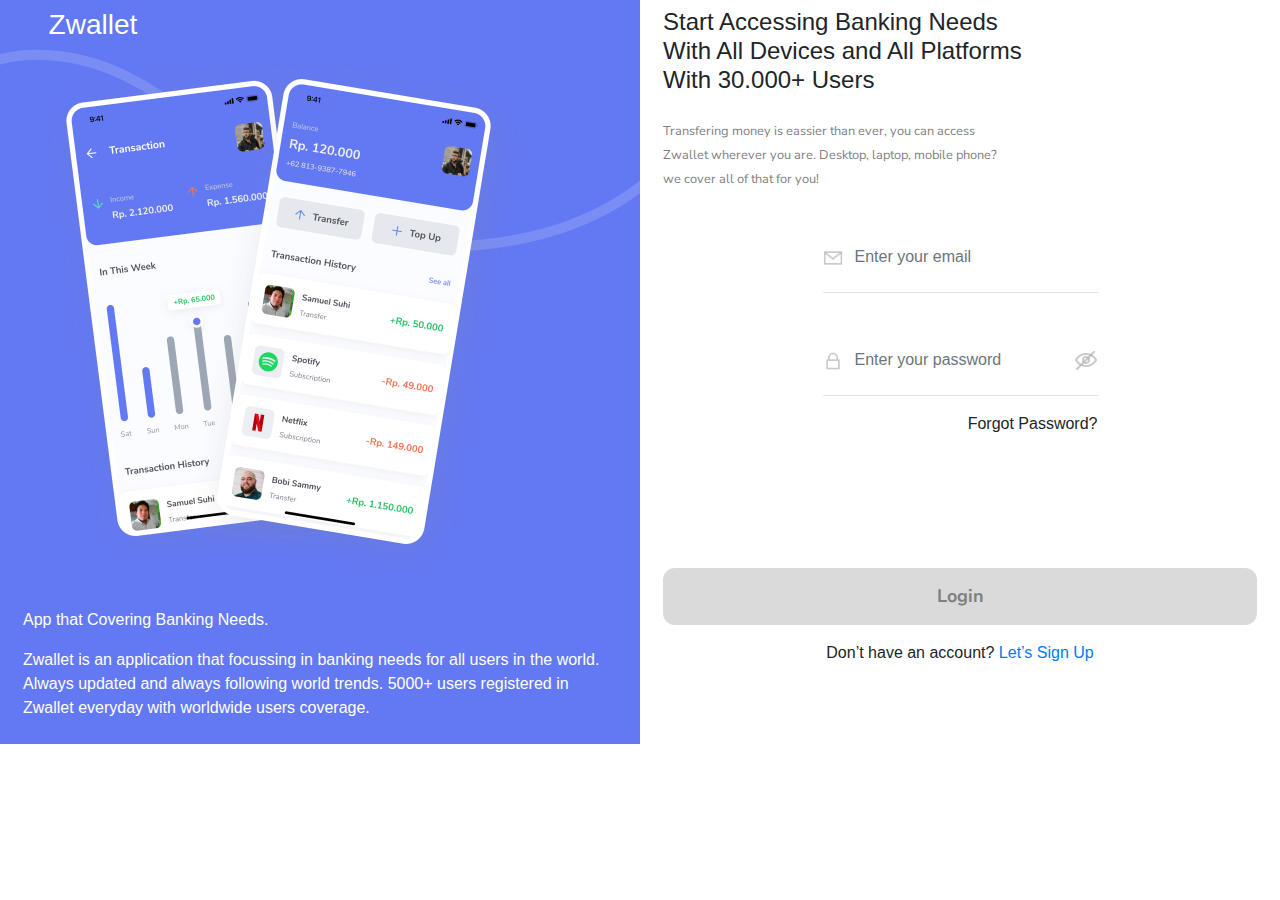
<file: index.html>
<!doctype html>
<html lang="en">

<head>
	<!-- Required meta tags -->
	<meta charset="utf-8">
	<meta name="viewport" content="width=device-width, initial-scale=1, shrink-to-fit=no">
	<link href="https://fonts.googleapis.com/css2?family=Nunito+Sans:wght@700&display=swap" rel="stylesheet">

	<!-- Bootstrap CSS -->
	<link rel="stylesheet" type="text/css" href="login.css">
	<link rel="stylesheet" href="https://stackpath.bootstrapcdn.com/bootstrap/4.5.2/css/bootstrap.min.css"
		integrity="sha384-JcKb8q3iqJ61gNV9KGb8thSsNjpSL0n8PARn9HuZOnIxN0hoP+VmmDGMN5t9UJ0Z" crossorigin="anonymous">
	<title>Login</title>
</head>

<body>
	<div class="container-fluid">
		<div class="row">
			<div class="col-sm-12 col-lg-6 " id="bg1">
				<div class="d-flex flex-column">
					<div class="p-2">
						<p id="text-logo" class="h3">Zwallet</p>
					</div>
					<div class="p-2 d-sm-none d-md-block">
						<img id="img-phone" src="assets/image/login/phone.png"
							class="position-absolute d-none d-sm-block d-lg-block">
						<img id="img-line" src="assets/image/login/line.png" class="d-none d-sm-block d-lg-block"
							id="img-line">
					</div>
					<div class="p-2" id="text-left">
						<p>App that Covering Banking Needs.</p>
						<p>Zwallet is an application that focussing in banking needs for all users
							in the world. Always updated and always following world trends.
							5000+ users registered in Zwallet everyday with worldwide
							users coverage.</p>
					</div>
				</div>
			</div>
			<div class="col">
				<div class="d-flex flex-column">
					<div class="p-2">
						<h4 id="text-description2"> Start Accessing Banking Needs <br> With All Devices and All
							Platforms <br> With 30.000+ Users</h4>
					</div>
					<div class="p-2">
						<p id="text-description3"> <small> Transfering money is eassier than ever, you can access <br>
								Zwallet wherever you are. Desktop, laptop, mobile phone? <br> we cover all of that for
								you! </small> </p>
					</div>
					<div class="p-2 d-flex justify-content-center">
						<div class="d-flex flex-column">
							<div class="p-3">
								<div class="input-login input-group">
									<img src="assets\image\login\mail.png" id="img-mail">
									<input type="email" class="form-control border-0" id="InputEmail1"
										placeholder="Enter your email">
								</div>
								<hr>
							</div>
							<div class="p-3">
								<div class="input-login input-group">
									<img src="assets\image\login\lock.png" id="img-mail">
									<input type="email" class="form-control border-0" id="InputEmail1"
										placeholder="Enter your password">
									<section>
										<img src="assets\image\login\eye.png" id="img-eye">
									</section>
								</div>
								<hr>
								<div class="d-flex justify-content-end">Forgot Password?</div>
							</div>
						</div>
					</div>
					<div class="p-2" id="btn-margin">
						<a href="dashboard.html" href="home.html" id="btn-login">
							<button type="button" class="btn btn-lg btn-block" id="btn-login">Login</button>
						</a>
					</div>
					<div class="p-2 d-flex justify-content-center">
						<p id="text-signup">Don’t have an account? <a href=""> Let’s Sign Up</a></p>
					</div>
				</div>
			</div>
		</div>
	</div>
</body>
</file>
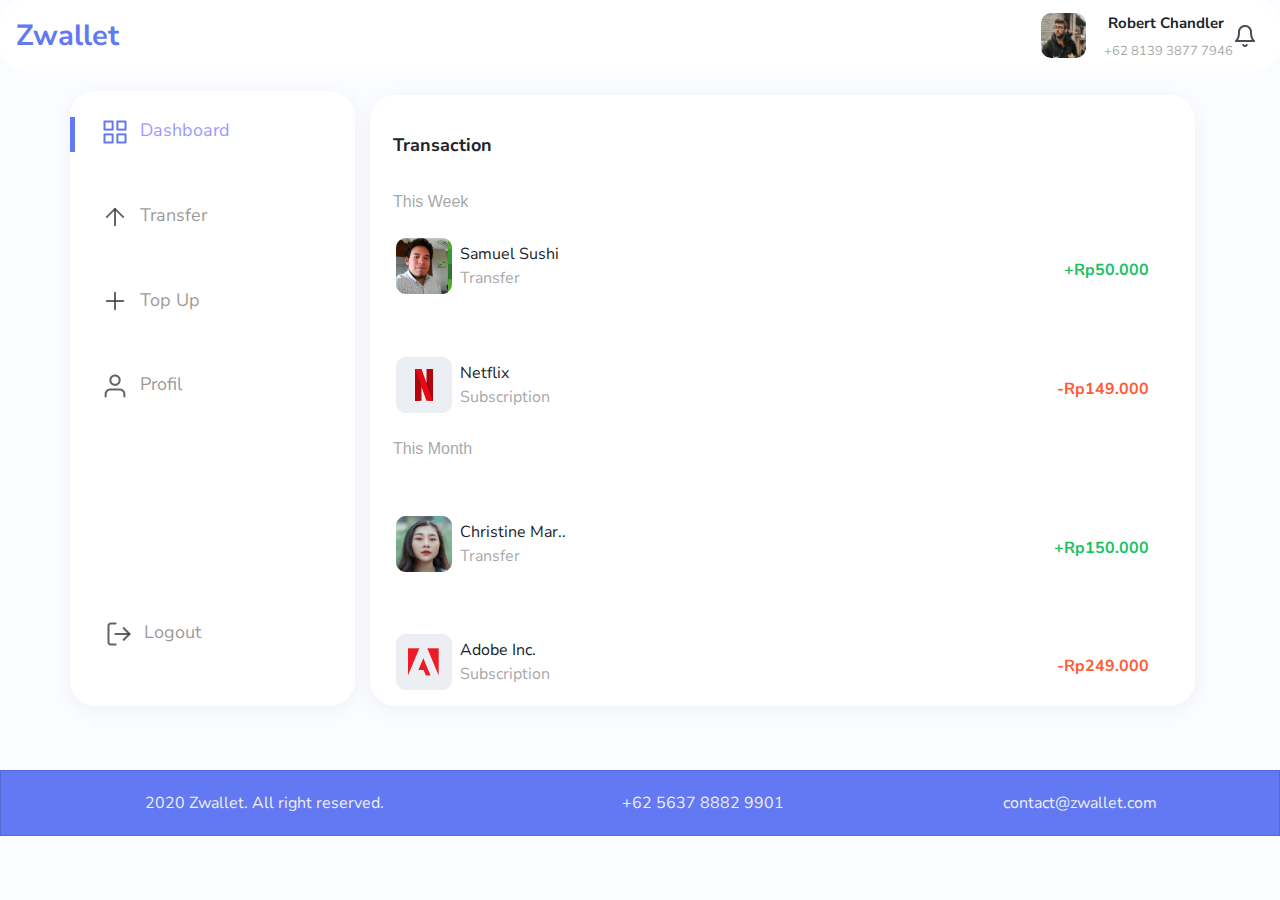
<file: dashboard-history.html>
<html lang="en">

<head>
  <!-- Required meta tags -->
  <meta charset="utf-8">
  <meta name="viewport" content="width=device-width, initial-scale=1, shrink-to-fit=no">
  <link href="https://fonts.googleapis.com/css2?family=Nunito+Sans:wght@700&display=swap" rel="stylesheet">

  <link rel="stylesheet" type="text/css" href="dashboard-history.css">
  <link rel="stylesheet" href="https://stackpath.bootstrapcdn.com/bootstrap/4.5.2/css/bootstrap.min.css"
    integrity="sha384-JcKb8q3iqJ61gNV9KGb8thSsNjpSL0n8PARn9HuZOnIxN0hoP+VmmDGMN5t9UJ0Z" crossorigin="anonymous">
  <title>Dashboard History</title>
</head>

<body id="background">

  <!-- Navbar -->
  <div style="border-radius: 25px; max-width: 100%; background-color: white;">
    <nav class="navbar d-flex">
      <a id="text-nav" class="navbar-brand" href="dashboard.html">
        Zwallet
      </a>
      <div class="nav-profile form-inline my-3 my-lg-0">
        <img class="mr-sm-2" id="img-nav" src="assets\image\home\pict.png">
        <ul class="navbar-nav mr-sm-0">
          <li id="text-nav-name">Robert Chandler</li>
          <li id="text-nav-number">+62 8139 3877 7946</li>
        </ul>
        <img id="img-bell" src="assets\image\home\bell.png">
      </div>
    </nav>
  </div>
  <!-- End Navbar -->

  <div class="container">
    <div class="row">

      <div class="container d-sm-none d-lg-block col-lg-3"
        style="background-color: white; border-radius: 25px; margin-top: 20px; box-shadow: 0px 4px 20px rgba(0, 0, 0, 0.05); ">
        <div class="d-flex align-items-start flex-column" style="height: 95%;">
          <div class="mb-auto p-2">
            <div class="d-flex flex-column">
              <a href="dashboard.html" class="p-2" style="margin-bottom: 40px; margin-top: 10px">
                <img style="margin-left: -31px; position: absolute;" src="assets\image\effect.png">
                <img src="assets\image\home\db1.png">
                <span style="color: blue;" class="text-menu">Dashboard</span>
              </a>
              <a href="transfer.html" class="p-2" style="margin-bottom: 40px;">
                <img src="assets\image\home\transfer1.png">
                <span class="text-menu">Transfer</span>
              </a>

              <a href="#" class="p-2" style="margin-bottom: 40px;">
                <img src="assets\image\home\topup.png">
                <span class="text-menu">Top Up</span>
              </a>

              <a href="#" class="p-2">
                <img src="assets\image\home\profile.png">
                <span class="text-menu">Profil</span>
              </a>
            </div>

          </div>

          <a href="index.html" class="p-2" style="margin-left: 12px; margin-top: 30px; margin-bottom: 20px;">
            <img src="assets\image\home\logout.png">
            <span class="text-menu">Logout</span>
          </a>

        </div>
      </div>

      <div class="col">
        <div class="container"
          style="background: #FFFFFF;box-shadow: 0px 4px 20px rgba(0, 0, 0, 0.05); border-radius: 25px;">
          <div class="d-flex flex-column" style="margin-top: 3%;">
            <div class="p-2" style="margin-top: 30px;">
              <p id="text-tr"> Transaction </p>
            </div>
            <div class="p-2">
              <p style="opacity: 40%;"> This Week </p>
              <div class="d-flex flex-column">

                <div class="p-2">
                  <div class="container">
                    <div class="row">
                      <div class="col">

                        <div style="margin-left: -20px;" class="nav-profile form-inline my-3 my-lg-0">
                          <img class="mr-sm-2" src="assets\image\history\profile/1.png">
                          <ul class="navbar-nav mr-sm-0 text-history">
                            <li>Samuel Sushi</li>
                            <li style="opacity: 40%; ">Transfer</li>
                          </ul>
                        </div>

                      </div>
                      <div class="col text-money"
                        style="color: rgba(30, 193, 95, 1); margin-top: 10px; margin-top: 20px;">
                        +Rp50.000
                      </div>
                    </div>
                  </div>
                </div>

                <div style="margin-top: 6%;" class="p-2">
                  <div class="container">
                    <div class="row">
                      <div class="col">

                        <div style="margin-left: -20px;" class="nav-profile form-inline my-3 my-lg-0">
                          <img class="mr-sm-2" src="assets\image\history\profile/2.png">
                          <ul class="navbar-nav mr-sm-0 text-history">
                            <li>Netflix</li>
                            <li style="opacity: 40%;">Subscription</li>
                          </ul>
                        </div>

                      </div>
                      <div class="col text-money" style="color: rgba(255, 91, 55, 1); margin-top: 20px;">
                        -Rp149.000
                      </div>
                    </div>
                  </div>
                </div>

              </div>
            </div>

            <div class="p-2">
              <p style="opacity: 40%;"> This Month </p>
              <div class="d-flex flex-column">
                <div style="margin-top: 4%;" class="p-2">
                  <div class="container">
                    <div class="row">
                      <div class="col">

                        <div style="margin-left: -20px;" class="nav-profile form-inline my-3 my-lg-0">
                          <img class="mr-sm-2" src="assets\image\history\profile/3.png">
                          <ul class="navbar-nav mr-sm-0 text-history">
                            <li>Christine Mar..</li>
                            <li style="opacity: 40%;">Transfer</li>
                          </ul>
                        </div>
                      </div>
                      <div class="col text-money" style="color: rgba(30, 193, 95, 1); margin-top: 20px;">
                        +Rp150.000
                      </div>
                    </div>
                  </div>
                </div>

              </div>

              <div style="margin-top: 6%;" class="p-2">
                <div class="container">
                  <div class="row">
                    <div class="col">

                      <div style="margin-left: -20px;" class="nav-profile form-inline my-3 my-lg-0">
                        <img class="mr-sm-2" src="assets\image\history\profile/4.png">
                        <ul class="navbar-nav mr-sm-0 text-history">
                          <li>Adobe Inc.</li>
                          <li style="opacity: 40%;">Subscription</li>
                        </ul>
                      </div>

                    </div>
                    <div class="col text-money" style="color: rgba(255, 91, 55, 1); margin-top: 20px;">
                      -Rp249.000
                    </div>
                  </div>
                </div>
              </div>

            </div>

          </div>
        </div>
      </div>
    </div>

  </div>

  </div>
  </div>


  <!-- Footer -->
  <div class="card" id="footer">
    <div class="card-body">
      <div class="text">
        <div style="padding-left: 10%;" id="text-footer" class="row">
          <div class="col-lg-5 col-sm-6">
            2020 Zwallet. All right reserved.
          </div>
          <div class="col-lg-4 col-sm-3">
            +62 5637 8882 9901
          </div>
          <div class="col-lg-3 col-sm-3">
            contact@zwallet.com
          </div>
        </div>
      </div>

    </div>
  </div>
  <!--End Of Footer -->

  <!-- jQuery first, then Popper.js, then Bootstrap JS -->
  <script src="https://code.jquery.com/jquery-3.5.1.slim.min.js"
    integrity="sha384-DfXdz2htPH0lsSSs5nCTpuj/zy4C+OGpamoFVy38MVBnE+IbbVYUew+OrCXaRkfj"
    crossorigin="anonymous"></script>
  <script src="https://cdn.jsdelivr.net/npm/popper.js@1.16.1/dist/umd/popper.min.js"
    integrity="sha384-9/reFTGAW83EW2RDu2S0VKaIzap3H66lZH81PoYlFhbGU+6BZp6G7niu735Sk7lN"
    crossorigin="anonymous"></script>
  <script src="https://stackpath.bootstrapcdn.com/bootstrap/4.5.2/js/bootstrap.min.js"
    integrity="sha384-B4gt1jrGC7Jh4AgTPSdUtOBvfO8shuf57BaghqFfPlYxofvL8/KUEfYiJOMMV+rV"
    crossorigin="anonymous"></script>
</body>

</html>
</file>
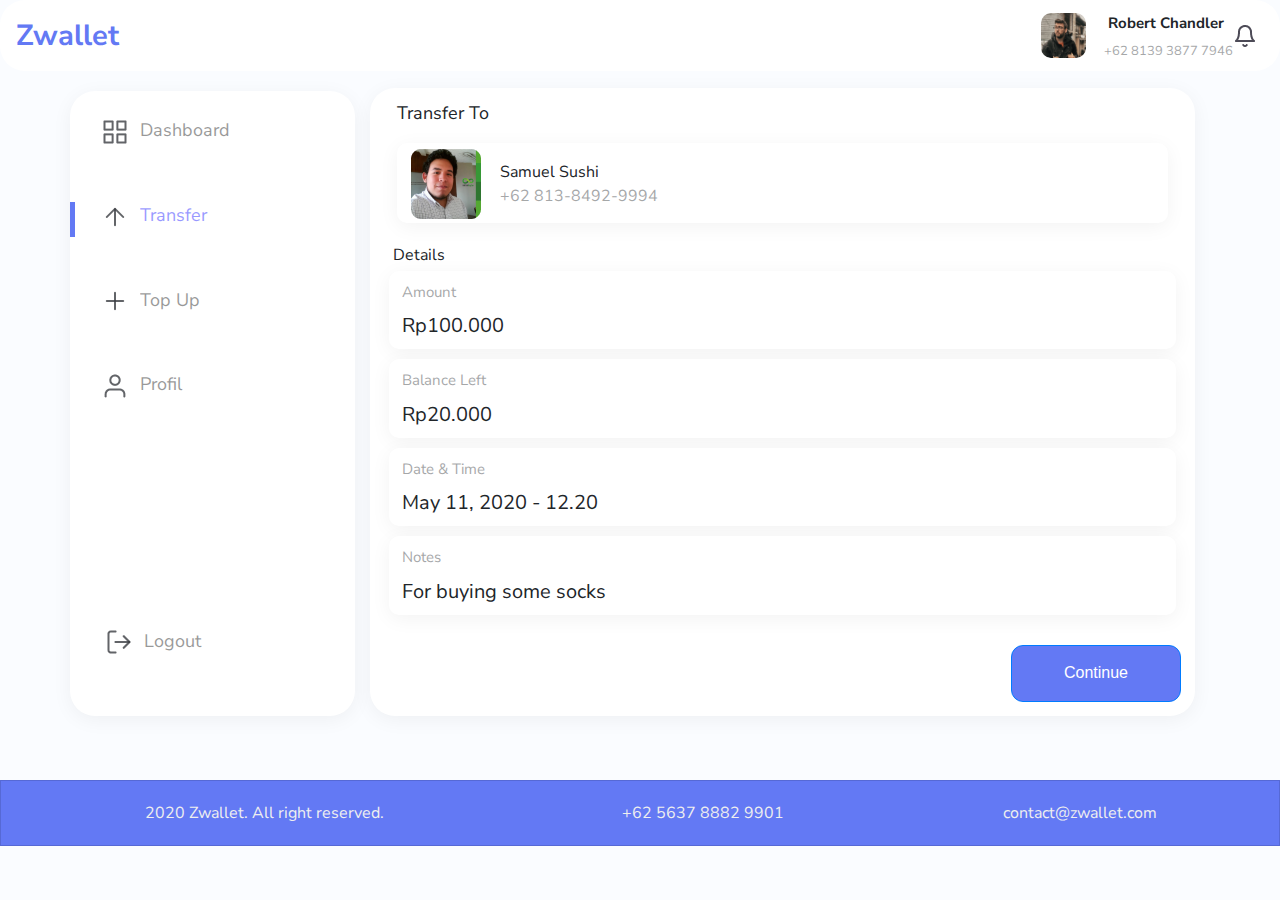
<file: transfer-confirmation.html>
<!doctype html>
<html lang="en">

<head>
  <!-- Required meta tags -->
  <meta charset="utf-8">
  <meta name="viewport" content="width=device-width, initial-scale=1, shrink-to-fit=no">
  <link href="https://fonts.googleapis.com/css2?family=Nunito+Sans:wght@700&display=swap" rel="stylesheet">
  <link rel="stylesheet" type="text/css" href="transfer-confirmation.css">
  <link rel="stylesheet" href="https://stackpath.bootstrapcdn.com/bootstrap/4.5.2/css/bootstrap.min.css"
    integrity="sha384-JcKb8q3iqJ61gNV9KGb8thSsNjpSL0n8PARn9HuZOnIxN0hoP+VmmDGMN5t9UJ0Z" crossorigin="anonymous">
  <title>Transfer Confirmation</title>

</head>

<body id="background">
  <!-- Navbar -->
  <div style="border-radius: 25px; max-width: 100%; background-color: white;">
    <nav class="navbar d-flex">
      <a id="text-nav" class="navbar-brand" href="dashboard.html">
        Zwallet
      </a>
      <div class="nav-profile form-inline my-3 my-lg-0">
        <img class="mr-sm-2" id="img-nav" src="assets\image\home\pict.png">
        <ul class="navbar-nav mr-sm-0">
          <li id="text-nav-name">Robert Chandler</li>
          <li id="text-nav-number">+62 8139 3877 7946</li>
        </ul>
        <img id="img-bell" src="assets\image\home\bell.png">
      </div>
    </nav>
  </div>
  <!-- End Navbar -->

  <div class="container">
    <div class="row">

      <div class="container d-sm-none d-lg-block col-lg-3"
        style="background-color: white; border-radius: 25px; margin-top: 20px; box-shadow: 0px 4px 20px rgba(0, 0, 0, 0.05); ">
        <div class="d-flex align-items-start flex-column" style="height: 95%;">
          <div class="mb-auto p-2">
            <div class="d-flex flex-column">
              <a href="dashboard.html" class="p-2" style="margin-bottom: 40px; margin-top: 10px">
                <img src="assets\image\home\db.png">
                <span class="text-menu">Dashboard</span>
              </a>
              <a href="transfer.html" class="p-2" style="margin-bottom: 40px;">
                <img style="margin-left: -31px; position: absolute;" src="assets\image\effect.png">
                <img src="assets\image\home\transfer1.png">
                <span style="color: blue;" class="text-menu">Transfer</span>
              </a>

              <a href="#" class="p-2" style="margin-bottom: 40px;">
                <img src="assets\image\home\topup.png">
                <span class="text-menu">Top Up</span>
              </a>

              <a href="#" class="p-2">
                <img src="assets\image\home\profile.png">
                <span class="text-menu">Profil</span>
              </a>
            </div>

          </div>

          <a href="index.html" class="p-2" style="margin-left: 12px; margin-top: 30px; margin-bottom: 20px;">
            <img src="assets\image\home\logout.png">
            <span class="text-menu">Logout</span>
          </a>

        </div>
      </div>

      <div class="col">
        <div class="container transfer">
          <div class="d-flex flex-column" style="margin-top: 10px;">
            <div class="p-1">
              <div class="d-flex flex-column">
                <div class="p-2" style="font-family: Nunito Sans; font-size: 18px;">Transfer To</div>
                <div class="p-2">

                  <div class="p-1 tr-box">
                    <div style="margin-left: 10px; padding-top: 2px;" class="nav-profile form-inline my-3 my-lg-0">
                      <img class="mr-sm-1" src="assets\image\transfer\profile\1.png">
                      <ul class="navbar-nav mr-sm-0 text-history">
                        <li>Samuel Sushi</li>
                        <li style="opacity: 40%; ">+62 813-8492-9994</li>
                      </ul>
                    </div>
                  </div>
                </div>
              </div>
            </div>
            <div class="p-1">
              <div class="d-flex flex-column">
                <div class="p-1" style="font-family: Nunito Sans;">Details</div>
                <div class="p-1 box-details">
                  <div style="margin-left: 5px; margin-top: 2px;" class="d-flex flex-column">
                    <div style="font-family: Nunito Sans; font-size: 15px; opacity: 40%;" class="p-1">Amount</div>
                    <div style="font-size: 20px; font-family: Nunito Sans;" class="p-1">Rp100.000</div>
                  </div>
                </div>
                <div class="p-1 box-details">
                  <div style="margin-left: 5px; margin-top: 2px;" class="d-flex flex-column">
                    <div style="font-family: Nunito Sans; font-size: 15px; opacity: 40%;" class="p-1">Balance Left</div>
                    <div style="font-size: 20px; font-family: Nunito Sans;" class="p-1">Rp20.000</div>
                  </div>
                </div>
                <div class="p-1 box-details">
                  <div style="margin-left: 5px; margin-top: 2px;" class="d-flex flex-column">
                    <div style="font-family: Nunito Sans; font-size: 15px; opacity: 40%;" class="p-1">Date & Time</div>
                    <div style="font-size: 20px; font-family: Nunito Sans;" class="p-1">May 11, 2020 - 12.20</div>
                  </div>
                </div>
                <div class="p-1 box-details">
                  <div style="margin-left: 5px; margin-top: 2px;" class="d-flex flex-column">
                    <div style="font-family: Nunito Sans; font-size: 15px; opacity: 40%;" class="p-1">Notes</div>
                    <div style="font-size: 20px; font-family: Nunito Sans;" class="p-1">For buying some socks</div>
                  </div>
                </div>
              </div>
              <div class="container" style="margin-bottom: 10px; margin-top: 20px; margin-right: -20px;">
                <div class="d-flex justify-content-end">
                  <div class="row">
                    <a class="col-sm">
                      <button class="btn btn-primary" data-toggle="modal" data-target="#myModal"
                        id="btn-continue">Continue</button>
                    </a>
                  </div>
                </div>
              </div>
            </div>

          </div>

        </div>
      </div>
    </div>
  </div>


  <!-- Footer -->
  <div class="card d-sm-none d-xl-block" id="footer">
    <div class="card-body">
      <div class="text">
        <div style="padding-left: 10%;" id="text-footer" class="row">
          <div class="col-lg-5 col-sm-6">
            2020 Zwallet. All right reserved.
          </div>
          <div class="col-lg-4 col-sm-3">
            +62 5637 8882 9901
          </div>
          <div class="col-lg-3 col-sm-3">
            contact@zwallet.com
          </div>
        </div>
      </div>

    </div>
  </div>
  <!--End Of Footer -->


  <!-- Modal -->
  <div class="modal fade" id="myModal" tabindex="-1" role="dialog" aria-labelledby="myModal" aria-hidden="true">
    <div class="modal-dialog" role="document">
      <div class="modal-content" style="border-radius: 30px;">
        <div class="modal-header" style="border: 0;">
          <h5 class="modal-title" style="margin-left: 20px;" id="modalSayaLabel">Enter PIN to Transfer</h5>
          <button type="button" class="close" data-dismiss="modal" aria-label="Close">
            <span aria-hidden="true">&times;</span>
          </button>
        </div>
        <p style="font-family: Nunito Sans; opacity: 40%; margin-left: 35px;">Enter your 6 digits PIN for confirmation
          to <br> continue transferring money. </p>
        <div class="modal-body" style="margin-top: 40px;">
          <div class="container">
            <div class="row justify-content-center">
              <div class=" col-2">
                <input id="input-modal" class="form-control" type="text" placeholder="_">
              </div>
              <div class="col-2">
                <input id="input-modal" class="form-control" type="text" placeholder="_">
              </div>
              <div class="col-2">
                <input id="input-modal" class="form-control" type="text" placeholder="_">
              </div>
              <div class="col-2">
                <input id="input-modal" class="form-control" type="text" placeholder="_">
              </div>
              <div class="col-2">
                <input id="input-modal" class="form-control" type="text" placeholder="_">
              </div>
            </div>
          </div>
        </div>
        <a href="transfer-success.html" class="modal-footer"
          style="border: 0; margin-right: 20px; margin-bottom: 20px;">
          <button type="button" class="btn btn-primary" id="btn-input">Continue</button>
        </a>
      </div>
    </div>
  </div>
  <!-- End Of Modal -->

  <!-- jQuery first, then Popper.js, then Bootstrap JS -->
  <script src="https://code.jquery.com/jquery-3.5.1.slim.min.js"
    integrity="sha384-DfXdz2htPH0lsSSs5nCTpuj/zy4C+OGpamoFVy38MVBnE+IbbVYUew+OrCXaRkfj"
    crossorigin="anonymous"></script>
  <script src="https://cdn.jsdelivr.net/npm/popper.js@1.16.1/dist/umd/popper.min.js"
    integrity="sha384-9/reFTGAW83EW2RDu2S0VKaIzap3H66lZH81PoYlFhbGU+6BZp6G7niu735Sk7lN"
    crossorigin="anonymous"></script>
  <script src="https://stackpath.bootstrapcdn.com/bootstrap/4.5.2/js/bootstrap.min.js"
    integrity="sha384-B4gt1jrGC7Jh4AgTPSdUtOBvfO8shuf57BaghqFfPlYxofvL8/KUEfYiJOMMV+rV"
    crossorigin="anonymous"></script>
</body>

</html>
</file>
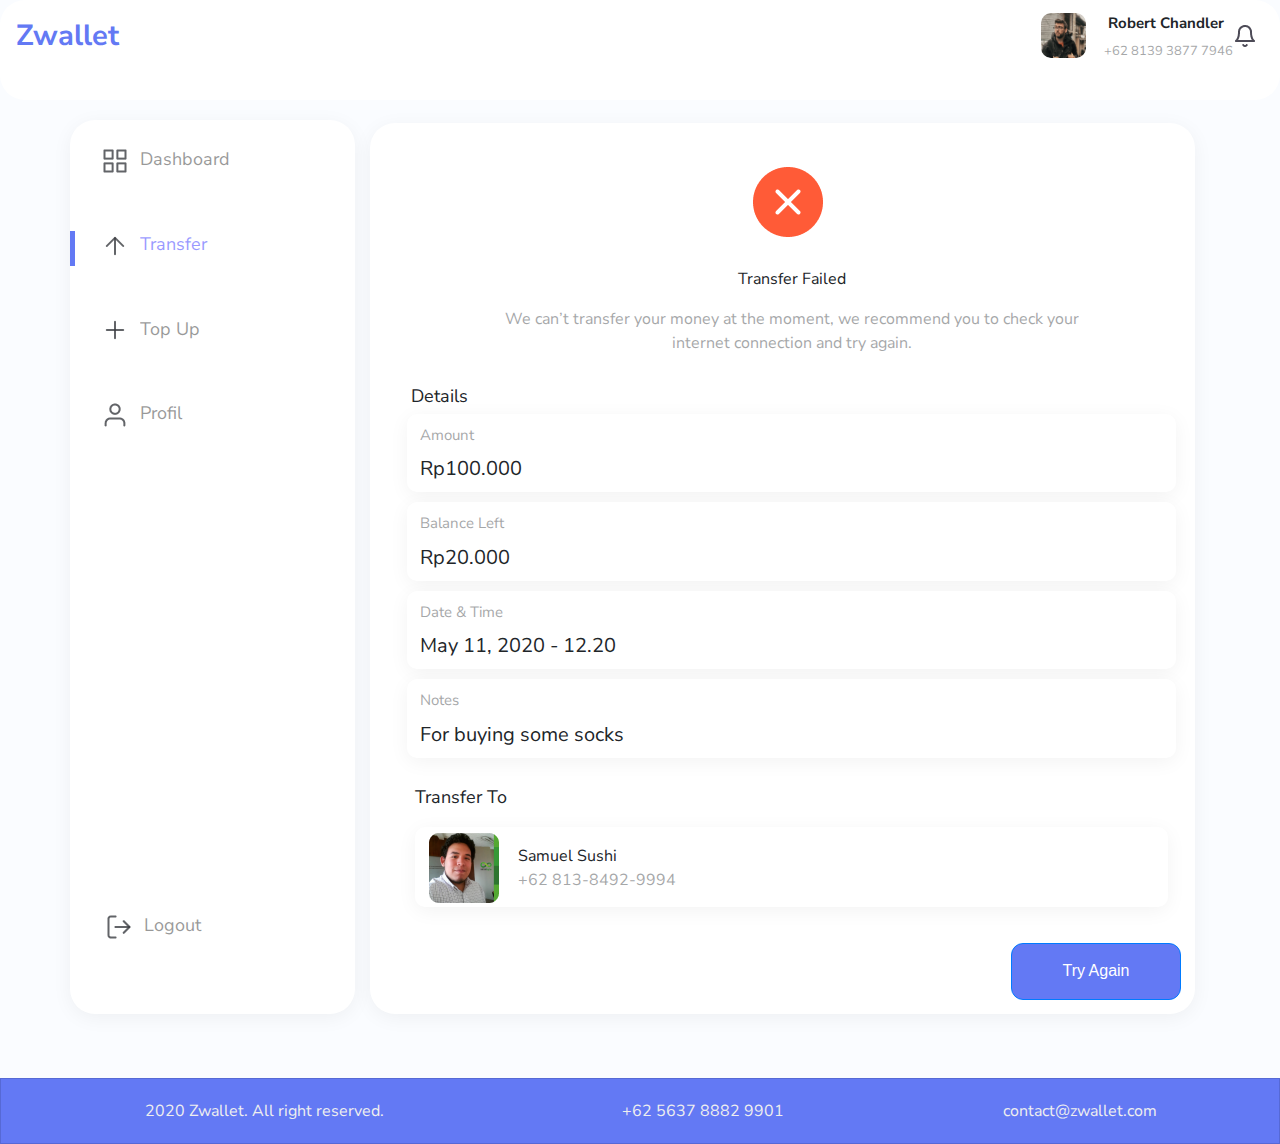
<file: transfer-failed.html>
<!doctype html>
<html lang="en">

<head>
  <!-- Required meta tags -->
  <meta charset="utf-8">
  <meta name="viewport" content="width=device-width, initial-scale=1, shrink-to-fit=no">
  <link href="https://fonts.googleapis.com/css2?family=Nunito+Sans:wght@700&display=swap" rel="stylesheet">

  <link rel="stylesheet" type="text/css" href="transfer-failed.css">
  <link rel="stylesheet" href="https://stackpath.bootstrapcdn.com/bootstrap/4.5.2/css/bootstrap.min.css"
    integrity="sha384-JcKb8q3iqJ61gNV9KGb8thSsNjpSL0n8PARn9HuZOnIxN0hoP+VmmDGMN5t9UJ0Z" crossorigin="anonymous">
  <title>Transfer Failed</title>

</head>

<body id="background">
  <!-- Navbar -->
  <div style="border-radius: 25px; max-width: 100%; background-color: white; height: 100px; ">
    <nav class="navbar d-flex">
      <a id="text-nav" class="navbar-brand" href="dashboard.html">
        Zwallet
      </a>
      <div class="nav-profile form-inline my-3 my-lg-0">
        <img class="mr-sm-2" id="img-nav" src="assets\image\home\pict.png">
        <ul class="navbar-nav mr-sm-0">
          <li id="text-nav-name">Robert Chandler</li>
          <li id="text-nav-number">+62 8139 3877 7946</li>
        </ul>
        <img id="img-bell" src="assets\image\home\bell.png">
      </div>
    </nav>
  </div>
  <!-- End Navbar -->

  <div class="container">
    <div class="row">

      <div class="container d-sm-none d-lg-block col-lg-3"
        style="background-color: white; border-radius: 25px; margin-top: 20px; box-shadow: 0px 4px 20px rgba(0, 0, 0, 0.05); ">
        <div class="d-flex align-items-start flex-column" style="height: 95%;">
          <div class="mb-auto p-2">
            <div class="d-flex flex-column">
              <a href="dashboard.html" class="p-2" style="margin-bottom: 40px; margin-top: 10px">
                <img src="assets\image\home\db.png">
                <span class="text-menu">Dashboard</span>
              </a>
              <a href="transfer.html" class="p-2" style="margin-bottom: 40px;">
                <img style="margin-left: -31px; position: absolute;" src="assets\image\effect.png">
                <img src="assets\image\home\transfer1.png">
                <span style="color: blue;" class="text-menu">Transfer</span>
              </a>

              <a href="#" class="p-2" style="margin-bottom: 40px;">
                <img src="assets\image\home\topup.png">
                <span class="text-menu">Top Up</span>
              </a>

              <a href="#" class="p-2">
                <img src="assets\image\home\profile.png">
                <span class="text-menu">Profil</span>
              </a>
            </div>

          </div>

          <a href="index.html" class="p-2" style="margin-left: 12px; margin-top: 30px; margin-bottom: 20px;">
            <img src="assets\image\home\logout.png">
            <span class="text-menu">Logout</span>
          </a>

        </div>
      </div>

      <div class="col transfer" style="margin-left: 15px; margin-right: 15px;">
        <div class="d-flex flex-column" style="margin-top: 10px; margin-left: 18px;">
          <div class="p-1">
            <img style="max-width: 10%; margin-left: 45%; margin-top: 30px; margin-bottom: 30px;"
              src="assets\image\failed\failed.png">
            <p style="text-align: center; font-family: Nunito Sans;">Transfer Failed</p>
            <p style="text-align: center; font-family: Nunito Sans; opacity: 40%;">We can’t transfer your money at the
              moment, we recommend you to check your <br> internet connection and try again.</p>
          </div>
          <div class="p-1">
            <div class="d-flex flex-column">
              <div class="p-1" style="font-family: Nunito Sans; font-size: 18px;">Details</div>
              <div class="p-1 box-details">
                <div style="margin-left: 5px; margin-top: 2px;" class="d-flex flex-column">
                  <div style="font-family: Nunito Sans; font-size: 15px; opacity: 40%;" class="p-1">Amount</div>
                  <div style="font-size: 20px; font-family: Nunito Sans;" class="p-1">Rp100.000</div>
                </div>
              </div>
              <div class="p-1 box-details">
                <div style="margin-left: 5px; margin-top: 2px;" class="d-flex flex-column">
                  <div style="font-family: Nunito Sans; font-size: 15px; opacity: 40%;" class="p-1">Balance Left</div>
                  <div style="font-size: 20px; font-family: Nunito Sans;" class="p-1">Rp20.000</div>
                </div>
              </div>
              <div class="p-1 box-details">
                <div style="margin-left: 5px; margin-top: 2px;" class="d-flex flex-column">
                  <div style="font-family: Nunito Sans; font-size: 15px; opacity: 40%;" class="p-1">Date & Time</div>
                  <div style="font-size: 20px; font-family: Nunito Sans;" class="p-1">May 11, 2020 - 12.20</div>
                </div>
              </div>
              <div class="p-1 box-details">
                <div style="margin-left: 5px; margin-top: 2px;" class="d-flex flex-column">
                  <div style="font-family: Nunito Sans; font-size: 15px; opacity: 40%;" class="p-1">Notes</div>
                  <div style="font-size: 20px; font-family: Nunito Sans;" class="p-1">For buying some socks</div>
                </div>
              </div>
            </div>
          </div>
          <div class="p-1">
            <div class="d-flex flex-column">
              <div class="p-2" style="font-family: Nunito Sans; font-size: 18px;">Transfer To</div>
              <div class="p-2">

                <div class="p-1 tr-box">
                  <div style="margin-left: 10px; padding-top: 2px;" class="nav-profile form-inline my-3 my-lg-0">
                    <img class="mr-sm-1" src="assets\image\transfer\profile\1.png">
                    <ul class="navbar-nav mr-sm-0 text-history">
                      <li>Samuel Sushi</li>
                      <li style="opacity: 40%; ">+62 813-8492-9994</li>
                    </ul>
                  </div>
                </div>
              </div>
            </div>
          </div>
          <div class="p-1">

            <div class="container" style="margin-bottom: 10px; margin-top: 20px; margin-right: -20px;">
              <div class="d-flex justify-content-end">
                <div class="row">
                  <a href="transfer-history.html" class="col-sm">
                    <button class="btn btn-primary" id="btn-tryagain">Try Again</button>
                  </a>
                </div>
              </div>
            </div>
          </div>

        </div>


      </div>

    </div>
  </div>


  <!-- Footer -->
  <div id="footer" class="card d-sm-none d-xl-block">
    <div class="card-body">
      <div class="text">
        <div style="padding-left: 10%;" id="text-footer" class="row">
          <div class="col-lg-5 col-sm-6">
            2020 Zwallet. All right reserved.
          </div>
          <div class="col-lg-4 col-sm-3">
            +62 5637 8882 9901
          </div>
          <div class="col-lg-3 col-sm-3">
            contact@zwallet.com
          </div>
        </div>
      </div>

    </div>
  </div>
  <!-- End Of Footer -->

  <!-- jQuery first, then Popper.js, then Bootstrap JS -->
  <script src="https://code.jquery.com/jquery-3.5.1.slim.min.js"
    integrity="sha384-DfXdz2htPH0lsSSs5nCTpuj/zy4C+OGpamoFVy38MVBnE+IbbVYUew+OrCXaRkfj"
    crossorigin="anonymous"></script>
  <script src="https://cdn.jsdelivr.net/npm/popper.js@1.16.1/dist/umd/popper.min.js"
    integrity="sha384-9/reFTGAW83EW2RDu2S0VKaIzap3H66lZH81PoYlFhbGU+6BZp6G7niu735Sk7lN"
    crossorigin="anonymous"></script>
  <script src="https://stackpath.bootstrapcdn.com/bootstrap/4.5.2/js/bootstrap.min.js"
    integrity="sha384-B4gt1jrGC7Jh4AgTPSdUtOBvfO8shuf57BaghqFfPlYxofvL8/KUEfYiJOMMV+rV"
    crossorigin="anonymous"></script>
</body>

</html>
</file>
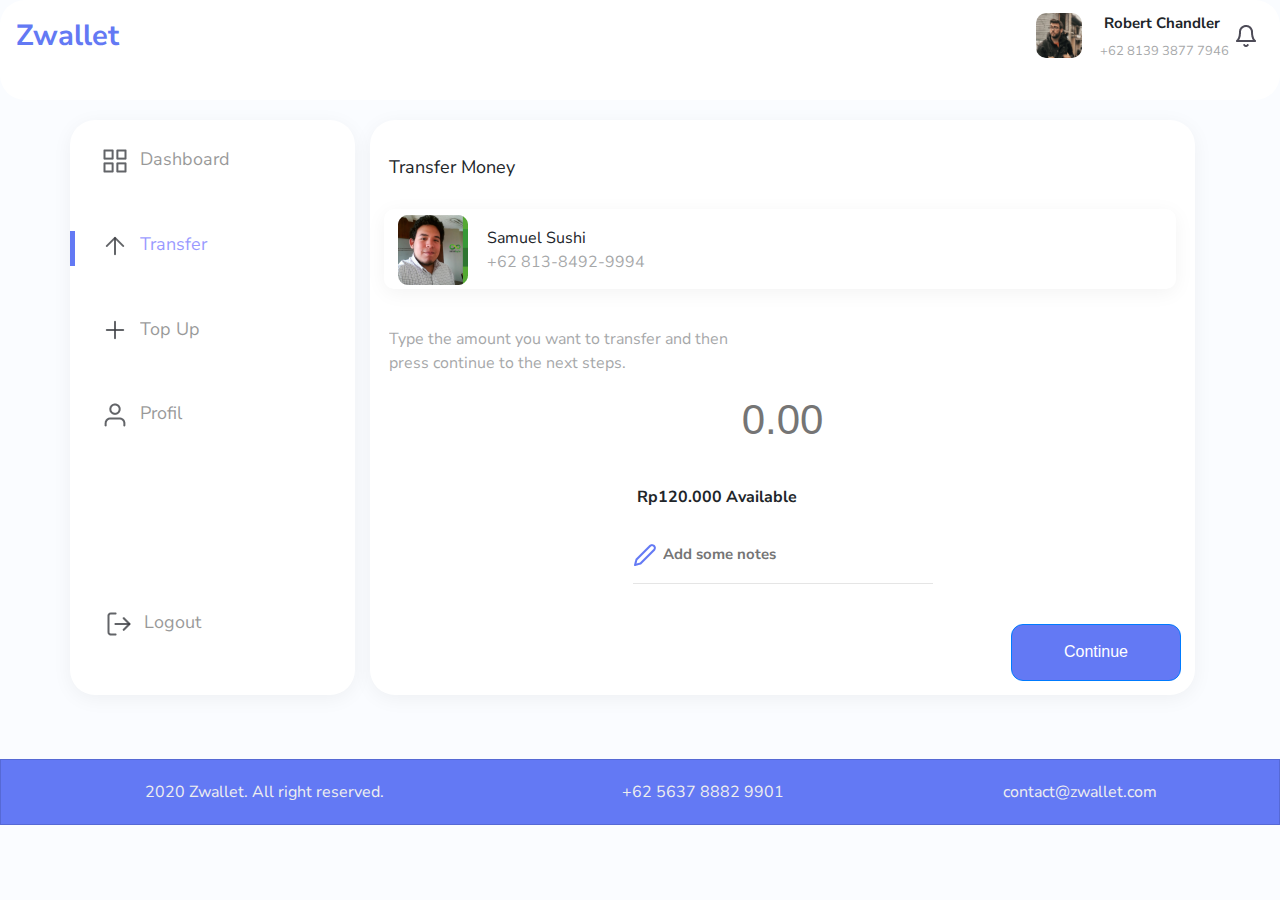
<file: transfer-history.html>
<!doctype html>
<html lang="en">

<head>
  <!-- Required meta tags -->
  <meta charset="utf-8">
  <meta name="viewport" content="width=device-width, initial-scale=1, shrink-to-fit=no">
  <link href="https://fonts.googleapis.com/css2?family=Nunito+Sans:wght@700&display=swap" rel="stylesheet">

  <link rel="stylesheet" type="text/css" href="transfer-history.css">
  <link rel="stylesheet" href="https://stackpath.bootstrapcdn.com/bootstrap/4.5.2/css/bootstrap.min.css"
    integrity="sha384-JcKb8q3iqJ61gNV9KGb8thSsNjpSL0n8PARn9HuZOnIxN0hoP+VmmDGMN5t9UJ0Z" crossorigin="anonymous">
  <title>Transfer Money</title>
</head>

<body id="background">

  <!-- Navbar -->
  <div style="border-radius: 25px; max-width: 100%; background-color: white; height: 100px; ">
    <nav class="navbar d-flex">
      <a id="text-nav" class="navbar-brand" href="dashboard.html">
        Zwallet
      </a>
      <div class="nav-profile form-inline my-3 my-lg-0">
        <img class="mr-sm-2" id="img-nav" src="assets\image\home\pict.png">
        <ul class="navbar-nav mr-sm-0">
          <li id="text-nav-name">Robert Chandler</li>
          <li id="text-nav-number">+62 8139 3877 7946</li>
        </ul>
        <img id="img-bell" src="assets\image\home\bell.png">
      </div>
    </nav>
  </div>
  <!-- End Navbar -->

  <!-- Of Menu -->
  <div class="container">
    <div class="row">

      <div class="container">
        <div class="row">

          <div class="container col-lg-3"
            style="background-color: white; border-radius: 25px; margin-top: 20px; box-shadow: 0px 4px 20px rgba(0, 0, 0, 0.05); ">
            <div class="d-flex align-items-start flex-column" style="height: 95%;">
              <div class="mb-auto p-2">
                <div class="d-flex flex-column">
                  <a href="dashboard.html" class="p-2" style="margin-bottom: 40px; margin-top: 10px">
                    <img src="assets\image\home\db.png">
                    <span class="text-menu">Dashboard</span>
                  </a>
                  <a href="transfer.html" class="p-2" style="margin-bottom: 40px;">
                    <img style="margin-left: -31px; position: absolute;" src="assets\image\effect.png">
                    <img src="assets\image\home\transfer1.png">
                    <span style="color: blue;" class="text-menu">Transfer</span>
                  </a>

                  <a href="#" class="p-2" style="margin-bottom: 40px;">
                    <img src="assets\image\home\topup.png">
                    <span class="text-menu">Top Up</span>
                  </a>

                  <a href="#" class="p-2">
                    <img src="assets\image\home\profile.png">
                    <span class="text-menu">Profil</span>
                  </a>
                </div>

              </div>

              <a href="index.html" class="p-2" style="margin-left: 12px; margin-top: 30px; margin-bottom: 20px;">
                <img src="assets\image\home\logout.png">
                <span class="text-menu">Logout</span>
              </a>

            </div>
          </div>

          <!-- End Of Menu -->

          <div class="col">
            <div class="container transfer">
              <div class="d-flex flex-column" style="margin-top: 20px;">
                <div class="p-1" style="font-family: Nunito Sans;font-size: 18px; margin-top: 30px;">Transfer Money
                </div>
                <div class="p-1" style="margin-left: -35px;">

                  <div style="margin-bottom: 30px; margin-top: 20px;" class="p-1 tr-box">
                    <div style="margin-left: 10px; padding-top: 2px;" class="nav-profile form-inline my-3 my-lg-0">
                      <img class="mr-sm-1" src="assets\image\transfer\profile\1.png">
                      <ul class="navbar-nav mr-sm-0 text-history">
                        <li>Samuel Sushi</li>
                        <li style="opacity: 40%; ">+62 813-8492-9994</li>
                      </ul>
                    </div>
                  </div>

                </div>
                <div class="p-1" style="font-family: Nunito Sans; font-size: 16px; opacity: 40%;">
                  Type the amount you want to transfer and then<br>
                  press continue to the next steps.
                </div>
                <div class="p-1">

                  <div class="d-flex justify-content-center">
                    <div class="p-1">
                      <input type="text" placeholder="0.00"
                        style="border: none; color: #6379F4; font-size: 42px;  outline: none; text-align: center; max-width: 300px;">
                      <div class="p-1 text-tr-hs" style=" margin-top: 30px; margin-bottom: 30px">Rp120.000 Available
                      </div>

                      <div>
                        <img src="assets\image\transfer\pen.png">
                        <input class="text text-tr-hs" placeholder="Add some notes"
                          style="border: 0; font-size: 15px;  outline: 0;">
                        <section>
                          <hr size="30px">
                        </section>
                      </div>
                    </div>
                  </div>
                  <div class="container" style="margin-bottom: 10px; margin-top: 20px; margin-right: -20px;">
                    <div class="d-flex justify-content-end">
                      <div class="row">
                        <a href="transfer-confirmation.html" class="col-sm">
                          <button class="btn btn-primary" id="btn-continue">Continue</button>
                        </a>
                      </div>
                    </div>
                  </div>

                </div>

              </div>
            </div>

          </div>
        </div>
      </div>

    </div>
  </div>

  <!-- Footer -->
  <div class="card d-sm-none d-xl-block" id="footer">
    <div class="card-body">
      <div class="text">
        <div style="padding-left: 10%;" id="text-footer" class="row">
          <div class="col-lg-5 col-sm-6">
            2020 Zwallet. All right reserved.
          </div>
          <div class="col-lg-4 col-sm-3">
            +62 5637 8882 9901
          </div>
          <div class="col-lg-3 col-sm-3">
            contact@zwallet.com
          </div>
        </div>
      </div>

    </div>
  </div>
  <!--End Of Footer -->

  <!-- Optional JavaScript -->
  <!-- jQuery first, then Popper.js, then Bootstrap JS -->
  <script src="https://code.jquery.com/jquery-3.5.1.slim.min.js"
    integrity="sha384-DfXdz2htPH0lsSSs5nCTpuj/zy4C+OGpamoFVy38MVBnE+IbbVYUew+OrCXaRkfj"
    crossorigin="anonymous"></script>
  <script src="https://cdn.jsdelivr.net/npm/popper.js@1.16.1/dist/umd/popper.min.js"
    integrity="sha384-9/reFTGAW83EW2RDu2S0VKaIzap3H66lZH81PoYlFhbGU+6BZp6G7niu735Sk7lN"
    crossorigin="anonymous"></script>
  <script src="https://stackpath.bootstrapcdn.com/bootstrap/4.5.2/js/bootstrap.min.js"
    integrity="sha384-B4gt1jrGC7Jh4AgTPSdUtOBvfO8shuf57BaghqFfPlYxofvL8/KUEfYiJOMMV+rV"
    crossorigin="anonymous"></script>
</body>

</html>
</file>
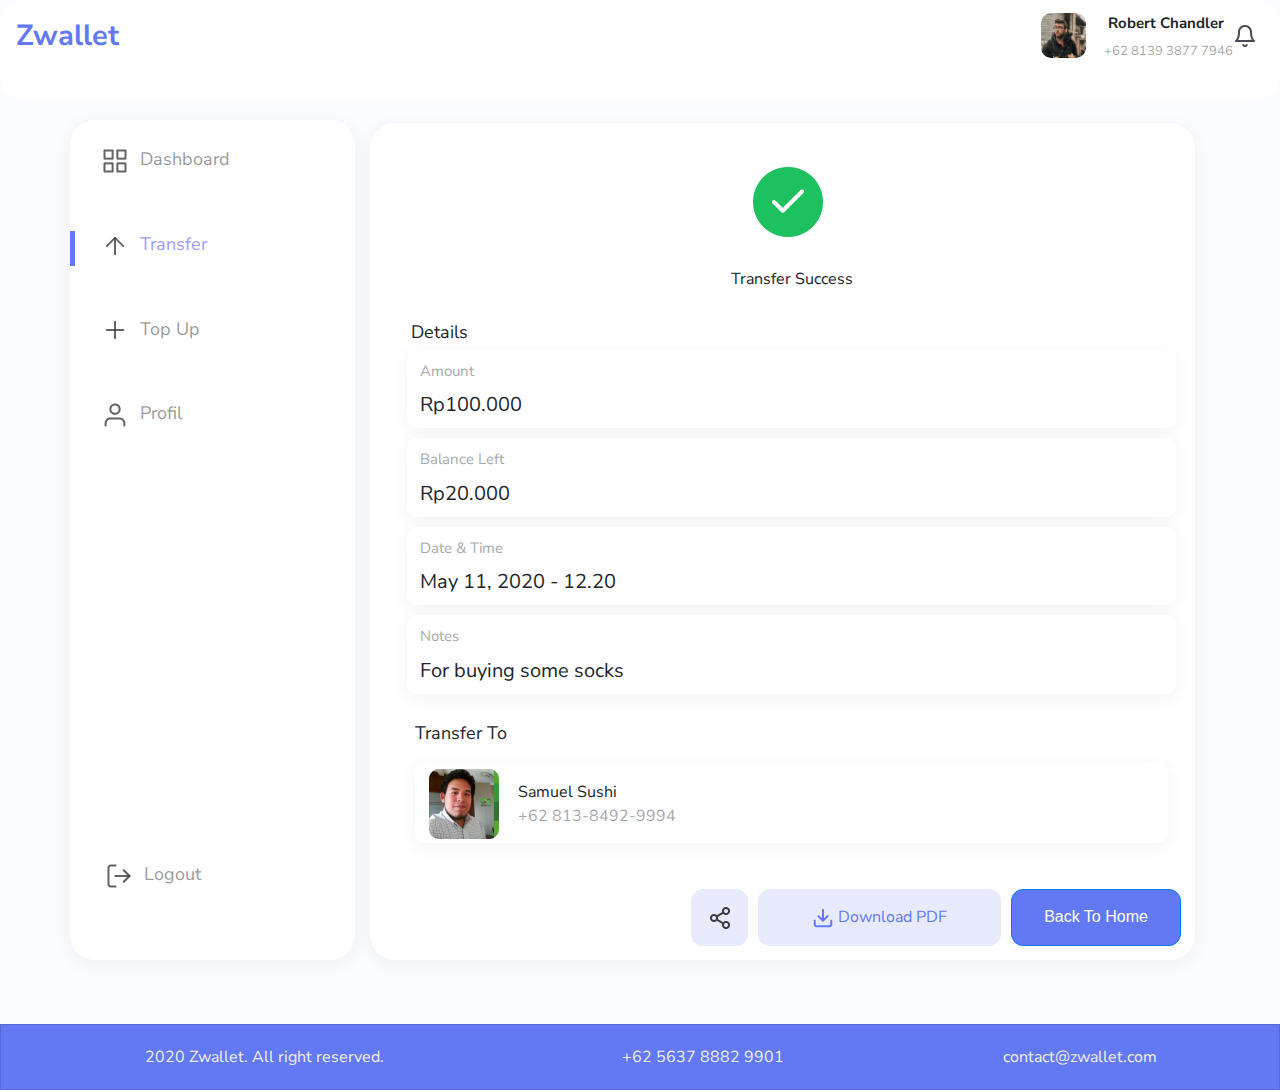
<file: transfer-success.html>
<!doctype html>
<html lang="en">

<head>
  <!-- Required meta tags -->
  <meta charset="utf-8">
  <meta name="viewport" content="width=device-width, initial-scale=1, shrink-to-fit=no">
  <link href="https://fonts.googleapis.com/css2?family=Nunito+Sans:wght@700&display=swap" rel="stylesheet">

  <link rel="stylesheet" type="text/css" href="transfer-success.css">
  <link rel="stylesheet" href="https://stackpath.bootstrapcdn.com/bootstrap/4.5.2/css/bootstrap.min.css"
    integrity="sha384-JcKb8q3iqJ61gNV9KGb8thSsNjpSL0n8PARn9HuZOnIxN0hoP+VmmDGMN5t9UJ0Z" crossorigin="anonymous">
  <title>Transfer Success</title>


</head>

<body id="background">
  <!-- Navbar -->
  <div style="border-radius: 25px; max-width: 100%; background-color: white; height: 100px; ">
    <nav class="navbar d-flex">
      <a id="text-nav" class="navbar-brand" href="dashboard.html">
        Zwallet
      </a>
      <div class="nav-profile form-inline my-3 my-lg-0">
        <img class="mr-sm-2" id="img-nav" src="assets\image\home\pict.png">
        <ul class="navbar-nav mr-sm-0">
          <li id="text-nav-name">Robert Chandler</li>
          <li id="text-nav-number">+62 8139 3877 7946</li>
        </ul>
        <img id="img-bell" src="assets\image\home\bell.png">
      </div>
    </nav>
  </div>
  <!-- End Navbar -->

  <div class="container">
    <div class="row">

      <div class="container d-sm-none d-lg-block col-lg-3"
        style="background-color: white; border-radius: 25px; margin-top: 20px; box-shadow: 0px 4px 20px rgba(0, 0, 0, 0.05); ">
        <div class="d-flex align-items-start flex-column" style="height: 95%;">
          <div class="mb-auto p-2">
            <div class="d-flex flex-column">
              <a href="dashboard.html" class="p-2" style="margin-bottom: 40px; margin-top: 10px">
                <img src="assets\image\home\db.png">
                <span class="text-menu">Dashboard</span>
              </a>
              <a href="transfer.html" class="p-2" style="margin-bottom: 40px;">
                <img style="margin-left: -31px; position: absolute;" src="assets\image\effect.png">
                <img src="assets\image\home\transfer1.png">
                <span style="color: blue;" class="text-menu">Transfer</span>
              </a>

              <a href="#" class="p-2" style="margin-bottom: 40px;">
                <img src="assets\image\home\topup.png">
                <span class="text-menu">Top Up</span>
              </a>

              <a href="#" class="p-2">
                <img src="assets\image\home\profile.png">
                <span class="text-menu">Profil</span>
              </a>
            </div>

          </div>

          <a href="index.html" class="p-2" style="margin-left: 12px; margin-top: 30px; margin-bottom: 20px;">
            <img src="assets\image\home\logout.png">
            <span class="text-menu">Logout</span>
          </a>

        </div>
      </div>

      <div class="col transfer" style="margin-left: 15px; margin-right: 15px;">
        <div class="d-flex flex-column" style="margin-top: 10px; margin-left: 18px;">
          <div class="p-1">
            <img style="max-width: 10%; margin-left: 45%; margin-top: 30px; margin-bottom: 30px;"
              src="assets\image\succes\success.png">
            <p style="text-align: center; font-family: Nunito Sans;">Transfer Success</p>
          </div>
          <div class="p-1">
            <div class="d-flex flex-column">
              <div class="p-1" style="font-family: Nunito Sans; font-size: 18px;">Details</div>
              <div class="p-1 box-details">
                <div style="margin-left: 5px; margin-top: 2px;" class="d-flex flex-column">
                  <div style="font-family: Nunito Sans; font-size: 15px; opacity: 40%;" class="p-1">Amount</div>
                  <div style="font-size: 20px; font-family: Nunito Sans;" class="p-1">Rp100.000</div>
                </div>
              </div>
              <div class="p-1 box-details">
                <div style="margin-left: 5px; margin-top: 2px;" class="d-flex flex-column">
                  <div style="font-family: Nunito Sans; font-size: 15px; opacity: 40%;" class="p-1">Balance Left</div>
                  <div style="font-size: 20px; font-family: Nunito Sans;" class="p-1">Rp20.000</div>
                </div>
              </div>
              <div class="p-1 box-details">
                <div style="margin-left: 5px; margin-top: 2px;" class="d-flex flex-column">
                  <div style="font-family: Nunito Sans; font-size: 15px; opacity: 40%;" class="p-1">Date & Time</div>
                  <div style="font-size: 20px; font-family: Nunito Sans;" class="p-1">May 11, 2020 - 12.20</div>
                </div>
              </div>
              <div class="p-1 box-details">
                <div style="margin-left: 5px; margin-top: 2px;" class="d-flex flex-column">
                  <div style="font-family: Nunito Sans; font-size: 15px; opacity: 40%;" class="p-1">Notes</div>
                  <div style="font-size: 20px; font-family: Nunito Sans;" class="p-1">For buying some socks</div>
                </div>
              </div>
            </div>
          </div>
          <div class="p-1">
            <div class="d-flex flex-column">
              <div class="p-2" style="font-family: Nunito Sans; font-size: 18px;">Transfer To</div>
              <div class="p-2">

                <div class="p-1 tr-box">
                  <div style="margin-left: 10px; padding-top: 2px;" class="nav-profile form-inline my-3 my-lg-0">
                    <img class="mr-sm-1" src="assets\image\transfer\profile\1.png">
                    <ul class="navbar-nav mr-sm-0 text-history">
                      <li>Samuel Sushi</li>
                      <li style="opacity: 40%; ">+62 813-8492-9994</li>
                    </ul>
                  </div>
                </div>
              </div>
            </div>
          </div>
          <div class="p-1">

            <div class="container" style="margin-bottom: 10px; margin-top: 20px; margin-right: 0px;">
              <div class="d-flex justify-content-end">
                <div class="row">
                  <div class="col-sm" style="margin-right: -20px; margin-top: 10px;">
                    <button
                      style="background-color: rgba(99, 121, 244, 0.15); color: #6379F4; border-radius: 12px; border: 0; height: 57px; width: 57px;"
                      class="btn btn-primary">
                      <img src="assets\image\succes\share.png">
                    </button>
                  </div>
                  <div class="col-sm" style="margin-right: -20px; margin-top: 10px;">
                    <button
                      style="background-color: rgba(99, 121, 244, 0.15); color: #6379F4; height: 57px;width: 243px;border-radius: 12px; border: 0;"
                      class="btn btn-primary">
                      <img src="assets\image\succes\download.png">
                      <span style="color: #6379F4; font-family: Nunito Sans;">Download PDF</span>
                    </button>
                  </div>
                  <a href="dashboard.html" class="col-sm" style="margin-right: -20px; margin-top: 10px;">
                    <button class="btn btn-primary" id="btn-back">Back To Home</button>
                  </a>
                </div>
              </div>
            </div>
          </div>

        </div>


      </div>

    </div>
  </div>


  <!-- Footer -->
  <div class="card d-sm-none d-xl-block" id="footer">
    <div class="card-body">
      <div class="text">
        <div style="padding-left: 10%;" id="text-footer" class="row">
          <div class="col-lg-5 col-sm-6">
            2020 Zwallet. All right reserved.
          </div>
          <div class="col-lg-4 col-sm-3">
            +62 5637 8882 9901
          </div>
          <div class="col-lg-3 col-sm-3">
            contact@zwallet.com
          </div>
        </div>
      </div>

    </div>
  </div>
  <!-- End Of Footer -->

  <!-- jQuery first, then Popper.js, then Bootstrap JS -->
  <script src="https://code.jquery.com/jquery-3.5.1.slim.min.js"
    integrity="sha384-DfXdz2htPH0lsSSs5nCTpuj/zy4C+OGpamoFVy38MVBnE+IbbVYUew+OrCXaRkfj"
    crossorigin="anonymous"></script>
  <script src="https://cdn.jsdelivr.net/npm/popper.js@1.16.1/dist/umd/popper.min.js"
    integrity="sha384-9/reFTGAW83EW2RDu2S0VKaIzap3H66lZH81PoYlFhbGU+6BZp6G7niu735Sk7lN"
    crossorigin="anonymous"></script>
  <script src="https://stackpath.bootstrapcdn.com/bootstrap/4.5.2/js/bootstrap.min.js"
    integrity="sha384-B4gt1jrGC7Jh4AgTPSdUtOBvfO8shuf57BaghqFfPlYxofvL8/KUEfYiJOMMV+rV"
    crossorigin="anonymous"></script>
</body>

</html>
</file>
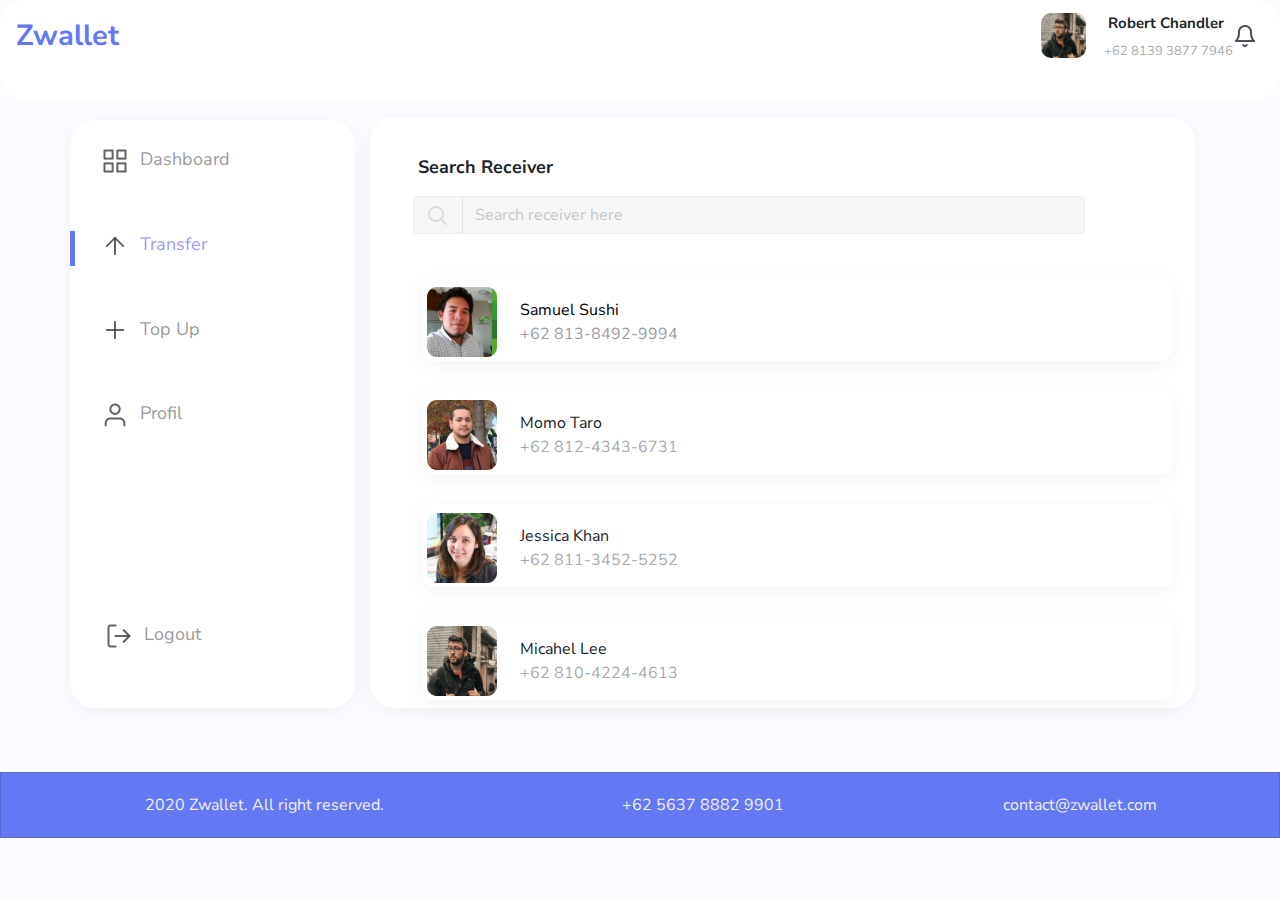
<file: transfer.html>
<!doctype html>
<html lang="en">

<head>
  <!-- Required meta tags -->
  <meta charset="utf-8">
  <meta name="viewport" content="width=device-width, initial-scale=1, shrink-to-fit=no">
  <link href="https://fonts.googleapis.com/css2?family=Nunito+Sans:wght@700&display=swap" rel="stylesheet">

  <link rel="stylesheet" type="text/css" href="transfer.css">
  <link rel="stylesheet" href="https://stackpath.bootstrapcdn.com/bootstrap/4.5.2/css/bootstrap.min.css"
    integrity="sha384-JcKb8q3iqJ61gNV9KGb8thSsNjpSL0n8PARn9HuZOnIxN0hoP+VmmDGMN5t9UJ0Z" crossorigin="anonymous">
  <title>Transfer</title>
</head>

<body id="background">

  <!-- Navbar -->
  <div style="border-radius: 25px; max-width: 100%; background-color: white; height: 100px; ">
    <nav class="navbar d-flex">
      <a id="text-nav" class="navbar-brand" href="dashboard.html">
        Zwallet
      </a>
      <div class="nav-profile form-inline my-3 my-lg-0">
        <img class="mr-sm-2" id="img-nav" src="assets\image\home\pict.png">
        <ul class="navbar-nav mr-sm-0">
          <li id="text-nav-name">Robert Chandler</li>
          <li id="text-nav-number">+62 8139 3877 7946</li>
        </ul>
        <img id="img-bell" src="assets\image\home\bell.png">
      </div>
    </nav>
  </div>
  <!-- End Navbar -->
  <div class="container">
    <div class="row">

      <div class="col-lg-3"
        style="background-color: white; border-radius: 25px; margin-top: 20px; box-shadow: 0px 4px 20px rgba(0, 0, 0, 0.05); ">
        <div class="d-flex align-items-start flex-column" style="height: 95%;">
          <div class="mb-auto p-2">
            <div class="d-flex flex-column">
              <a href="dashboard.html" class="p-2" style="margin-bottom: 40px; margin-top: 10px">
                <img src="assets\image\home\db.png">
                <span class="text-menu">Dashboard</span>
              </a>
              <a href="transfer.html" class="p-2" style="margin-bottom: 40px;">
                <img style="margin-left: -31px; position: absolute;" src="assets\image\effect.png">
                <img src="assets\image\home\transfer1.png">
                <span style="color: blue;" class="text-menu">Transfer</span>
              </a>

              <a href="#" class="p-2" style="margin-bottom: 40px;">
                <img src="assets\image\home\topup.png">
                <span class="text-menu">Top Up</span>
              </a>

              <a href="#" class="p-2">
                <img src="assets\image\home\profile.png">
                <span class="text-menu">Profil</span>
              </a>
            </div>

          </div>

          <a href="index.html" class="p-2" style="margin-left: 12px; margin-top: 30px; margin-bottom: 20px;">
            <img src="assets\image\home\logout.png">
            <span class="text-menu">Logout</span>
          </a>

        </div>
      </div>

      <div class="col">
        <div class="container transfer">
          <div class="d-flex flex-column">
            <div class="p-2 text-search-receiver">Search Receiver</div>
            <div class="p-2">  
                <div class="input-group mb-2 mr-sm-2" style="margin-left: 20px;">
                  <div class="input-group-prepend">
                    <div class="input-group-text" id="img-search">
                      <img src="assets\image\transfer\search.png">
                    </div>
                  </div>
                  <input type="text" class="form-control" placeholder="Search receiver here" id="search-input">
                </div>                
            </div>
            <div class="p-2">
              <div class="d-flex flex-column">
                <div style="margin-bottom: 30px; margin-top: 20px;" class="p-1 tr-box">
                  <a href="transfer-history.html">
                    <div style="padding-top: 5px;color: black;" class="nav-profile form-inline my-3 my-lg-0">
                      <img class="mr-sm-2" src="assets\image\transfer\profile\1.png">
                      <ul class="navbar-nav mr-sm-0 text-history">
                        <li>Samuel Sushi</li>
                        <li style="opacity: 40%; ">+62 813-8492-9994</li>
                      </ul>
                    </div>
                  </a>

                </div>
                <div style="margin-bottom: 30px;" class="p-1 tr-box">
                  <div style="padding-top: 5px;" class="nav-profile form-inline my-3 my-lg-0">
                    <img class="mr-sm-2" src="assets\image\transfer\profile\2.png">
                    <ul class="navbar-nav mr-sm-0 text-history">
                      <li>Momo Taro</li>
                      <li style="opacity: 40%; ">+62 812-4343-6731</li>
                    </ul>
                  </div>
                </div>
                <div style="margin-bottom: 30px;" class="p-1 tr-box">
                  <div style="padding-top: 5px;" class="nav-profile form-inline my-3 my-lg-0">
                    <img class="mr-sm-2" src="assets\image\transfer\profile\3.png">
                    <ul class="navbar-nav mr-sm-0 text-history">
                      <li>Jessica Khan</li>
                      <li style="opacity: 40%; ">+62 811-3452-5252</li>
                    </ul>
                  </div>
                </div>
                <div class="p-1 tr-box">
                  <div style="10px; padding-top: 5px;" class="nav-profile form-inline my-3 my-lg-0">
                    <img class="mr-sm-2" src="assets\image\transfer\profile\4.png">
                    <ul class="navbar-nav mr-sm-0 text-history">
                      <li>Micahel Lee</li>
                      <li style="opacity: 40%; ">+62 810-4224-4613</li>
                    </ul>
                  </div>
                </div>
              </div>
            </div>
          </div>

        </div>

      </div>
    </div>
  </div>

  <!-- Footer -->
  <div class="card" id="footer">
    <div class="card-body">
      <div class="text">
        <div style="padding-left: 10%;" id="text-footer" class="row">
          <div class="col-lg-5 col-sm-6">
            2020 Zwallet. All right reserved.
          </div>
          <div class="col-lg-4 col-sm-3">
            +62 5637 8882 9901
          </div>
          <div class="col-lg-3 col-sm-3">
            contact@zwallet.com
          </div>
        </div>
      </div>

    </div>
  </div>
  <!--End Of Footer -->

  <!-- Optional JavaScript -->
  <!-- jQuery first, then Popper.js, then Bootstrap JS -->
  <script src="https://code.jquery.com/jquery-3.5.1.slim.min.js"
    integrity="sha384-DfXdz2htPH0lsSSs5nCTpuj/zy4C+OGpamoFVy38MVBnE+IbbVYUew+OrCXaRkfj"
    crossorigin="anonymous"></script>
  <script src="https://cdn.jsdelivr.net/npm/popper.js@1.16.1/dist/umd/popper.min.js"
    integrity="sha384-9/reFTGAW83EW2RDu2S0VKaIzap3H66lZH81PoYlFhbGU+6BZp6G7niu735Sk7lN"
    crossorigin="anonymous"></script>
  <script src="https://stackpath.bootstrapcdn.com/bootstrap/4.5.2/js/bootstrap.min.js"
    integrity="sha384-B4gt1jrGC7Jh4AgTPSdUtOBvfO8shuf57BaghqFfPlYxofvL8/KUEfYiJOMMV+rV"
    crossorigin="anonymous"></script>
</body>

</html>
</file>
<file: login.css>
#bg1 {
  background: rgba(99, 121, 244, 1);
}
#text-logo {
  position: absolute;
  font: Nunito Sans;
  color: black;
  margin-left: 4%;
  color: white;
}
#img-phone {
  z-index: 999;
}
#img-line {
  margin-left: -25%;
}
#text-left {
  font: Nunito Sans;
  color: white;
  margin-top: 30px;
}
#text-description3 {
  font-family: Nunito Sans;
  color: grey;
}
#btn-login {
  background: rgba(218, 218, 218, 1);
  border: 0;
  height: 57px;
  left: 0px;
  top: 0px;
  border-radius: 12px;
  font-family: Nunito Sans;
  font-size: 18px;
  font-weight: 700;
  line-height: 25px;
  letter-spacing: 0em;
  text-align: center;
  color: grey;
  margin-top: 100px;
}
#img-mail {
  margin-top: 10px;
  height: 20px;
}
#InputEmail1 {
  background-color: transparent;
  border: none;
  box-shadow: none;
}
#img-eye {
  margin-top: 7px;
}
</file>
<file: dashboard-history.css>
#background {
  background: rgba(250, 252, 255, 1);
}
#text-nav {
  font-family: Nunito Sans;
  font-size: 29px;
  font-style: normal;
  font-weight: 700;
  line-height: 40px;
  letter-spacing: 0em;
  text-align: left;
  color: rgba(99, 121, 244, 1);
}
#img-nav {
  border-radius: 10px;
  max-width: 20%;
}
#text-nav-name {
  font-family: Nunito Sans;
  font-size: 15px;
  font-style: normal;
  font-weight: 700;
  line-height: 31px;
  letter-spacing: 0em;
  text-align: center;
  margin-left: 5px;
}
#text-nav-number {
  font-family: Nunito Sans;
  font-size: 13px;
  font-style: normal;
  font-weight: 400;
  line-height: 24px;
  letter-spacing: 0em;
  text-align: left;
  opacity: 40%;
  margin-left: 10px;
}

#footer {
  bottom: 0;
  margin-top: 5%;
  border-radius: 0%;
  background: rgba(99, 121, 244, 1);
  border-bottom: 0%;
  padding-bottom: 0;
}
#text-footer {
  font-family: Nunito Sans;
  font-size: 100%;
  font-style: normal;
  letter-spacing: 0em;
  text-align: left;
  color: rgba(239, 239, 239, 1);
}
.text-menu {
  font-family: Nunito Sans;
  font-size: 18px;
  margin-left: 7px;
  color: black;
  opacity: 40%;
}
#db-menu-mobile {
  height: 100px;
  background: white;
  border-radius: 20px;
  margin-left: 3%;
  margin-top: 6%;
  box-shadow: 0px 4px 20px rgba(0, 0, 0, 0.05);
}
#text-tr {
  font-family: Nunito Sans;
  font-size: 18px;
  font-style: normal;
  font-weight: 700;
  line-height: 25px;
  letter-spacing: 0em;
  text-align: left;
}
.text-history {
  font-family: Nunito Sans;
  font-size: 16px;
  letter-spacing: 0em;
}
.text-money {
  font-family: Nunito Sans;
  font-size: 16px;
  font-style: normal;
  font-weight: 700;
  letter-spacing: 0em;
  text-align: right;
}
</file>
<file: transfer-confirmation.css>
#background {
  background: rgba(250, 252, 255, 1);
}
#text-nav {
  font-family: Nunito Sans;
  font-size: 29px;
  font-style: normal;
  font-weight: 700;
  line-height: 40px;
  letter-spacing: 0em;
  text-align: left;
  color: rgba(99, 121, 244, 1);
}
#img-nav {
  border-radius: 10px;
  max-width: 20%;
}
#text-nav-name {
  font-family: Nunito Sans;
  font-size: 15px;
  font-style: normal;
  font-weight: 700;
  line-height: 31px;
  letter-spacing: 0em;
  text-align: center;
  margin-left: 5px;
}
#text-nav-number {
  font-family: Nunito Sans;
  font-size: 13px;
  font-style: normal;
  font-weight: 400;
  line-height: 24px;
  letter-spacing: 0em;
  text-align: left;
  opacity: 40%;
  margin-left: 10px;
}
#footer {
  bottom: 0;
  margin-top: 5%;
  border-radius: 0%;
  background: rgba(99, 121, 244, 1);
  border-bottom: 0%;
  padding-bottom: 0;
}
#text-footer {
  font-family: Nunito Sans;
  font-size: 16px;
  font-style: normal;
  letter-spacing: 0em;
  text-align: left;
  color: rgba(239, 239, 239, 1);
}
.text-menu {
  font-family: Nunito Sans;
  font-size: 18px;
  margin-left: 7px;
  color: black;
  opacity: 40%;
}
.transfer {
  margin-top: 2%;
  background: #ffffff;
  box-shadow: 0px 4px 20px rgba(0, 0, 0, 0.05);
  border-radius: 25px;
}
.search-input {
  margin-left: 25px;
  background: rgba(58, 61, 66, 0.1);
  max-width: 91%;
  border-radius: 12px;

  font-family: Nunito Sans;
  font-style: normal;
  font-weight: normal;
  font-size: 16px;
  line-height: 23px;
}
.text-search-receiver {
  font-family: Nunito Sans;
  font-size: 18px;
  font-style: normal;
  font-weight: 700;
  line-height: 25px;
  letter-spacing: 0em;
  text-align: left;
  margin-left: 25px;
}
.text-history {
  font-family: Nunito Sans;
  font-size: 16px;
  letter-spacing: 0em;
  margin-left: 15px;
}
#btn-continue {
  background: #6379f4;
  height: 57px;
  width: 170px;
  left: 0px;
  top: 0px;
  border-radius: 12px;
}
.text-tr-hs {
  font-family: Nunito Sans;
  font-size: 16px;
  font-style: normal;
  font-weight: 700;
  line-height: 22px;
  letter-spacing: 0em;
  text-align: left;
}
.box-details {
  border-radius: 10px;
  margin-bottom: 10px;
  background: #ffffff;
  box-shadow: 0px 4px 20px rgba(0, 0, 0, 0.05);
  border-radius: 10px;
}
.tr-box {
  border-radius: 10px;
  background: #ffffff;
  box-shadow: 0px 4px 20px rgba(0, 0, 0, 0.05);
  border-radius: 10px;
}
#input-modal {
  border-radius: 10px;
  font-family: Nunito Sans;
  text-align: center;
  border: 1px solid rgba(169, 169, 169, 0.6);
  color: black;
  width: 40px;
}
#btn-input {
  border-radius: 10px;
  border: 2;
  text-align: center;
  font-family: Nunito Sans;
  font-style: bold;
}
</file>
<file: transfer-failed.css>
#background {
  background: rgba(250, 252, 255, 1);
}
#text-nav {
  font-family: Nunito Sans;
  font-size: 29px;
  font-style: normal;
  font-weight: 700;
  line-height: 40px;
  letter-spacing: 0em;
  text-align: left;
  color: rgba(99, 121, 244, 1);
}
#img-nav {
  border-radius: 10px;
  max-width: 20%;
}
#text-nav-name {
  font-family: Nunito Sans;
  font-size: 15px;
  font-style: normal;
  font-weight: 700;
  line-height: 31px;
  letter-spacing: 0em;
  text-align: center;
  margin-left: 5px;
}
#text-nav-number {
  font-family: Nunito Sans;
  font-size: 13px;
  font-style: normal;
  font-weight: 400;
  line-height: 24px;
  letter-spacing: 0em;
  text-align: left;
  opacity: 40%;
  margin-left: 10px;
}
#footer {
  bottom: 0;
  margin-top: 5%;
  border-radius: 0%;
  background: rgba(99, 121, 244, 1);
  border-bottom: 0%;
  padding-bottom: 0;
}
#text-footer {
  font-family: Nunito Sans;
  font-size: 16px;
  font-style: normal;
  letter-spacing: 0em;
  text-align: left;
  color: rgba(239, 239, 239, 1);
}
.text-menu {
  font-family: Nunito Sans;
  font-size: 18px;
  margin-left: 7px;
  color: black;
  opacity: 40%;
}
.transfer {
  margin-top: 2%;
  background: #ffffff;
  box-shadow: 0px 4px 20px rgba(0, 0, 0, 0.05);
  border-radius: 25px;
}
.search-input {
  margin-left: 25px;
  background: rgba(58, 61, 66, 0.1);
  max-width: 91%;
  border-radius: 12px;

  font-family: Nunito Sans;
  font-style: normal;
  font-weight: normal;
  font-size: 16px;
  line-height: 23px;
}
.text-search-receiver {
  font-family: Nunito Sans;
  font-size: 18px;
  font-style: normal;
  font-weight: 700;
  line-height: 25px;
  letter-spacing: 0em;
  text-align: left;
  margin-left: 25px;
}
.text-history {
  font-family: Nunito Sans;
  font-size: 16px;
  letter-spacing: 0em;
  margin-left: 15px;
}
#btn-tryagain {
  background: #6379f4;
  height: 57px;
  width: 170px;
  left: 0px;
  top: 0px;
  border-radius: 12px;
}
.text-tr-hs {
  font-family: Nunito Sans;
  font-size: 16px;
  font-style: normal;
  font-weight: 700;
  line-height: 22px;
  letter-spacing: 0em;
  text-align: left;
}
.box-details {
  border-radius: 10px;
  margin-bottom: 10px;
  background: #ffffff;
  box-shadow: 0px 4px 20px rgba(0, 0, 0, 0.05);
  border-radius: 10px;
}
.tr-box {
  border-radius: 10px;
  background: #ffffff;
  box-shadow: 0px 4px 20px rgba(0, 0, 0, 0.05);
  border-radius: 10px;
}
#input-modal {
  height: 65px;
  width: 53px;
  left: 0px;
  top: 0px;
  border-radius: 10px;
  font-family: Nunito Sans;
  text-align: center;
  border: 0;
  border: 1px solid rgba(169, 169, 169, 0.6);
  color: black;
}

.modal-confir {
  height: 417px;
  width: 503px;
  box-shadow: 0px 4px 20px rgba(0, 0, 0, 0.05);
  border-radius: 25px;
}
</file>
<file: transfer-history.css>
#background {
  background: rgba(250, 252, 255, 1);
}

#text-nav {
  font-family: Nunito Sans;
  font-size: 29px;
  font-style: normal;
  font-weight: 700;
  line-height: 40px;
  letter-spacing: 0em;
  text-align: left;
  color: rgba(99, 121, 244, 1);
}
#img-nav {
  border-radius: 10px;
  max-width: 20%;
}
#text-nav-name {
  font-family: Nunito Sans;
  font-size: 15px;
  font-style: normal;
  font-weight: 700;
  line-height: 31px;
  letter-spacing: 0em;
  text-align: center;
  margin-left: 5px;
}
#text-nav-number {
  font-family: Nunito Sans;
  font-size: 13px;
  font-style: normal;
  font-weight: 400;
  line-height: 24px;
  letter-spacing: 0em;
  text-align: left;
  opacity: 40%;
  margin-left: 10px;
}
#img-bell {
  margin-left: 5px;
}

#footer {
  bottom: 0;
  margin-top: 5%;
  border-radius: 0%;
  background: rgba(99, 121, 244, 1);
  border-bottom: 0%;
  padding-bottom: 0;
}
#text-footer {
  font-family: Nunito Sans;
  font-size: 16px;
  font-style: normal;
  letter-spacing: 0em;
  text-align: left;
  color: rgba(239, 239, 239, 1);
}
.text-menu {
  font-family: Nunito Sans;
  font-size: 18px;
  margin-left: 7px;
  color: black;
  opacity: 40%;
}
.tr-box {
  border-radius: 10px;
  margin-left: 30px;
  background: #ffffff;
  box-shadow: 0px 4px 20px rgba(0, 0, 0, 0.05);
  border-radius: 10px;
}
.search-input {
  margin-left: 25px;
  background: rgba(58, 61, 66, 0.1);
  max-width: 91%;
  border-radius: 12px;

  font-family: Nunito Sans;
  font-style: normal;
  font-weight: normal;
  font-size: 16px;
  line-height: 23px;
}
.text-search-receiver {
  font-family: Nunito Sans;
  font-size: 18px;
  font-style: normal;
  font-weight: 700;
  line-height: 25px;
  letter-spacing: 0em;
  text-align: left;
  margin-left: 25px;
}
.text-history {
  font-family: Nunito Sans;
  font-size: 16px;
  letter-spacing: 0em;
  margin-left: 15px;
}
#btn-continue {
  background: #6379f4;
  height: 57px;
  width: 170px;
  left: 0px;
  top: 0px;
  border-radius: 12px;
}
.text-tr-hs {
  font-family: Nunito Sans;
  font-size: 16px;
  font-style: normal;
  font-weight: 700;
  line-height: 22px;
  letter-spacing: 0em;
  text-align: left;
}
.transfer {
  margin-top: 2%;
  background: #ffffff;
  box-shadow: 0px 4px 20px rgba(0, 0, 0, 0.05);
  border-radius: 25px;
}
#image-input {
  margin-right: 40px;
}
</file>
<file: transfer-success.css>
#background {
  background: rgba(250, 252, 255, 1);
}
#text-nav {
  font-family: Nunito Sans;
  font-size: 29px;
  font-style: normal;
  font-weight: 700;
  line-height: 40px;
  letter-spacing: 0em;
  text-align: left;
  color: rgba(99, 121, 244, 1);
}
#img-nav {
  border-radius: 10px;
  max-width: 20%;
}
#text-nav-name {
  font-family: Nunito Sans;
  font-size: 15px;
  font-style: normal;
  font-weight: 700;
  line-height: 31px;
  letter-spacing: 0em;
  text-align: center;
  margin-left: 5px;
}
#text-nav-number {
  font-family: Nunito Sans;
  font-size: 13px;
  font-style: normal;
  font-weight: 400;
  line-height: 24px;
  letter-spacing: 0em;
  text-align: left;
  opacity: 40%;
  margin-left: 10px;
}
#footer {
  bottom: 0;
  margin-top: 5%;
  border-radius: 0%;
  background: rgba(99, 121, 244, 1);
  border-bottom: 0%;
  padding-bottom: 0;
}
#text-footer {
  font-family: Nunito Sans;
  font-size: 16px;
  font-style: normal;
  letter-spacing: 0em;
  text-align: left;
  color: rgba(239, 239, 239, 1);
}
.text-menu {
  font-family: Nunito Sans;
  font-size: 18px;
  margin-left: 7px;
  color: black;
  opacity: 40%;
}
.transfer {
  margin-top: 2%;
  background: #ffffff;
  box-shadow: 0px 4px 20px rgba(0, 0, 0, 0.05);
  border-radius: 25px;
}
.search-input {
  margin-left: 25px;
  background: rgba(58, 61, 66, 0.1);
  max-width: 91%;
  border-radius: 12px;

  font-family: Nunito Sans;
  font-style: normal;
  font-weight: normal;
  font-size: 16px;
  line-height: 23px;
}
.text-search-receiver {
  font-family: Nunito Sans;
  font-size: 18px;
  font-style: normal;
  font-weight: 700;
  line-height: 25px;
  letter-spacing: 0em;
  text-align: left;
  margin-left: 25px;
}
.text-history {
  font-family: Nunito Sans;
  font-size: 16px;
  letter-spacing: 0em;
  margin-left: 15px;
}
#btn-back {
  background: #6379f4;
  height: 57px;
  width: 170px;
  left: 0px;
  top: 0px;
  border-radius: 12px;
}
.text-tr-hs {
  font-family: Nunito Sans;
  font-size: 16px;
  font-style: normal;
  font-weight: 700;
  line-height: 22px;
  letter-spacing: 0em;
  text-align: left;
}
.box-details {
  border-radius: 10px;
  margin-bottom: 10px;
  background: #ffffff;
  box-shadow: 0px 4px 20px rgba(0, 0, 0, 0.05);
  border-radius: 10px;
}
.tr-box {
  border-radius: 10px;
  background: #ffffff;
  box-shadow: 0px 4px 20px rgba(0, 0, 0, 0.05);
  border-radius: 10px;
}
#input-modal {
  height: 65px;
  width: 53px;
  left: 0px;
  top: 0px;
  border-radius: 10px;
  font-family: Nunito Sans;
  text-align: center;
  border: 0;
  border: 1px solid rgba(169, 169, 169, 0.6);
  color: black;
}

.modal-confir {
  height: 417px;
  width: 503px;
  box-shadow: 0px 4px 20px rgba(0, 0, 0, 0.05);
  border-radius: 25px;
}
</file>
<file: transfer.css>
#background {
  background: rgba(250, 252, 255, 1);
}
#text-nav {
  font-family: Nunito Sans;
  font-size: 29px;
  font-style: normal;
  font-weight: 700;
  line-height: 40px;
  letter-spacing: 0em;
  text-align: left;
  color: rgba(99, 121, 244, 1);
}
#img-nav {
  border-radius: 10px;
  max-width: 20%;
}
#text-nav-name {
  font-family: Nunito Sans;
  font-size: 15px;
  font-style: normal;
  font-weight: 700;
  line-height: 31px;
  letter-spacing: 0em;
  text-align: center;
  margin-left: 5px;
}
#text-nav-number {
  font-family: Nunito Sans;
  font-size: 13px;
  font-style: normal;
  font-weight: 400;
  line-height: 24px;
  letter-spacing: 0em;
  text-align: left;
  opacity: 40%;
  margin-left: 10px;
}

#footer {
  bottom: 0;
  margin-top: 5%;
  border-radius: 0%;
  background: rgba(99, 121, 244, 1);
  border-bottom: 0%;
  padding-bottom: 0;
}
#text-footer {
  font-family: Nunito Sans;
  font-size: 16px;
  font-style: normal;
  letter-spacing: 0em;
  text-align: left;
  color: rgba(239, 239, 239, 1);
}
.text-menu {
  font-family: Nunito Sans;
  font-size: 18px;
  margin-left: 7px;
  color: black;
  opacity: 40%;
}
#db-menu-mobile {
  height: 100px;
  background: white;
  border-radius: 20px;
  margin-left: 3%;
  margin-top: 6%;
  box-shadow: 0px 4px 20px rgba(0, 0, 0, 0.05);
}
.transfer {
  margin-top: 2%;
  background: #ffffff;
  box-shadow: 0px 4px 20px rgba(0, 0, 0, 0.05);
  border-radius: 25px;
}
.tr-box {
  border-radius: 10px;
  margin-left: 30px;
  background: #ffffff;
  box-shadow: 0px 4px 20px rgba(0, 0, 0, 0.05);
  border-radius: 10px;
}
#search-input {
  background: rgba(58, 61, 66, 0.1);
  max-width: 80%;
  font-family: Nunito Sans;
  font-style: normal;
  font-weight: normal;
  font-size: 16px;
  line-height: 23px;
  box-shadow: none !important;
  opacity: 40%;
}
.text-search-receiver {
  font-family: Nunito Sans;
  font-size: 18px;
  font-style: normal;
  font-weight: 700;
  line-height: 25px;
  letter-spacing: 0em;
  text-align: left;
  margin-left: 25px;
  margin-top: 30px;
}
.text-history {
  font-family: Nunito Sans;
  font-size: 16px;
  letter-spacing: 0em;
  margin-left: 15px;
}
#img-search{
  background: rgba(58, 61, 66, 0.1);
  border: 5;
  opacity: 40%;
}
</file>
